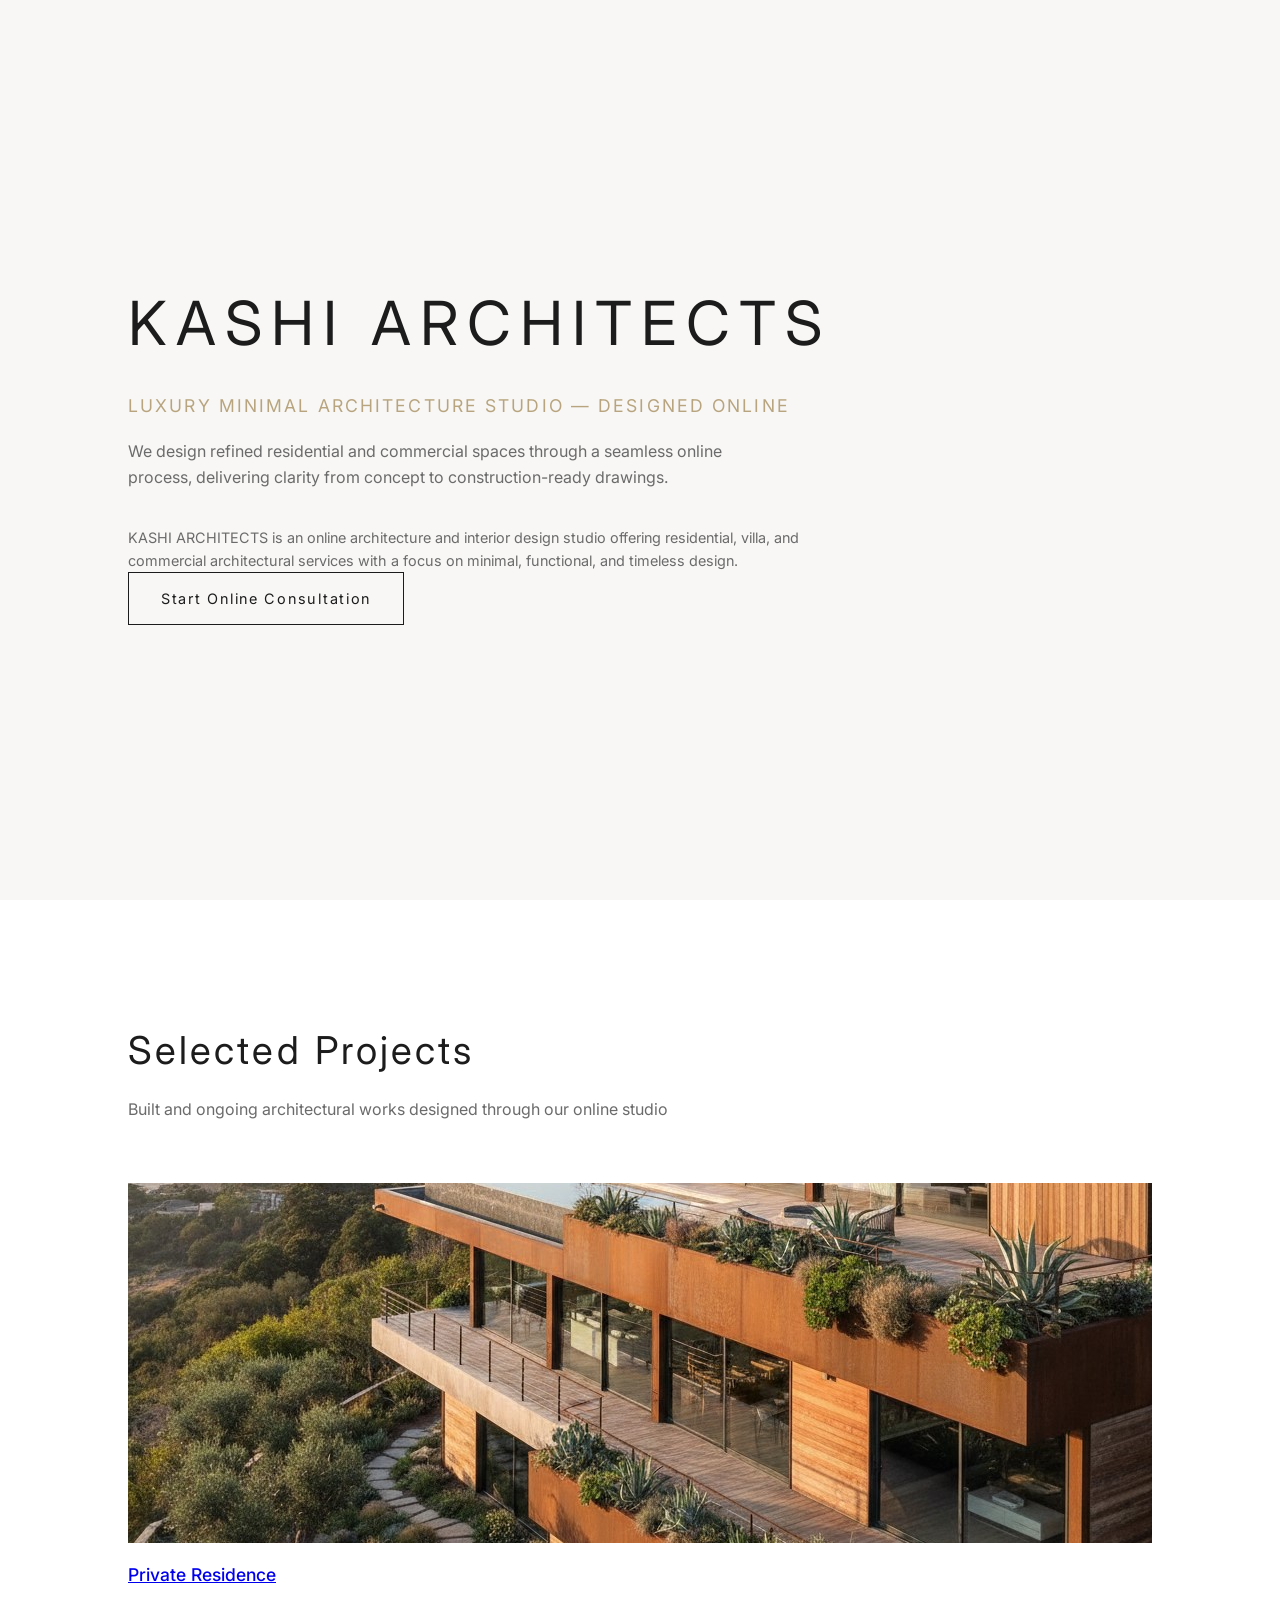
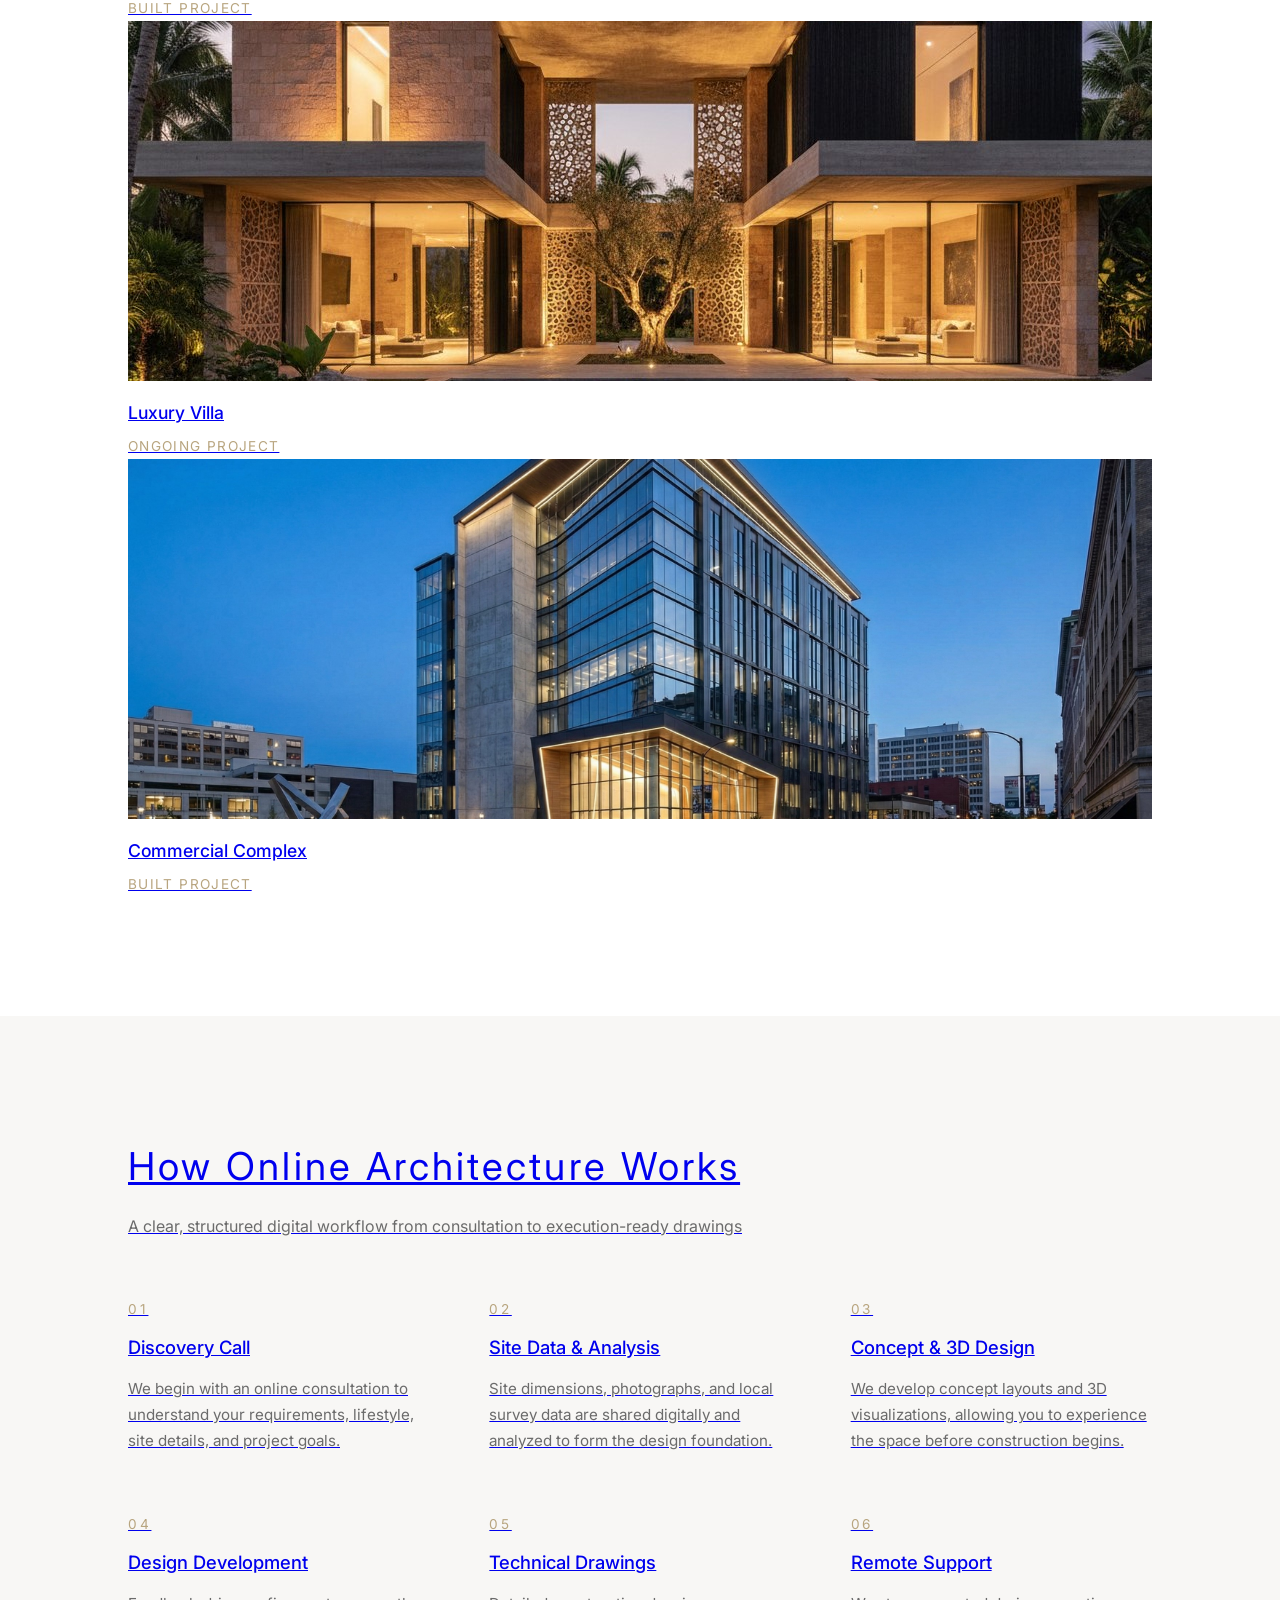
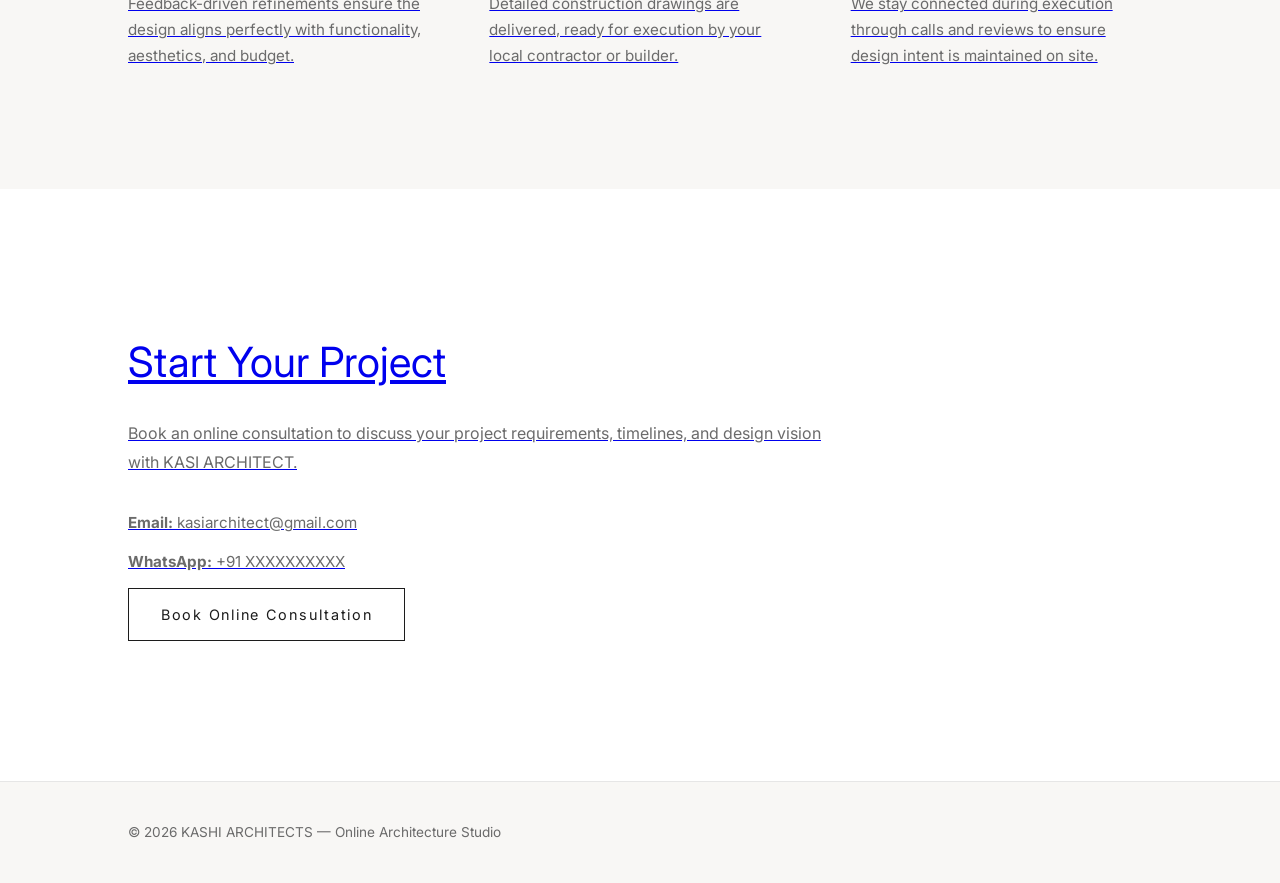
<file: index.html>
<!DOCTYPE html>
<html lang="en">
<head>
  <meta name="google-site-verification" content="96An7HgSx1eUOh5sth1v05CufjGwYCUiVsrkVjuJnDw" />
  <meta name="copyright" content="© 2026 KASHI ARCHITECTS. All rights reserved.">
  <meta charset="UTF-8" />
  <meta name="viewport" content="width=device-width, initial-scale=1.0" />
 <title>KASHI ARCHITECTS | Luxury Online Architecture Studio</title>
 <meta name="description" content="KASHI ARCHITECTS is a luxury minimal online architecture studio providing residential and commercial architectural design services remotely across India and globally." />
  
  <!-- Google Font -->
  <link href="https://fonts.googleapis.com/css2?family=Inter:wght@300;400;500;600&display=swap" rel="stylesheet">

  <link rel="stylesheet" href="css/style.css">
</head>
<body>
  <script src="js/main.js"></script>

  <!-- HERO SECTION -->
  <section class="hero">
    <div class="hero-content">
      <h1>KASHI ARCHITECTS</h1>
      <p class="tagline">Luxury Minimal Architecture Studio — Designed Online</p>
      <p class="subtext">
        We design refined residential and commercial spaces through a seamless online process,
        delivering clarity from concept to construction-ready drawings.
      </p>
      <p class="seo-text">
  KASHI ARCHITECTS is an online architecture and interior design studio offering residential,
  villa, and commercial architectural services with a focus on minimal, functional,
  and timeless design.
</p>
      <a href="#contact" class="btn-primary">Start Online Consultation</a>
    </div>
  </section>

  <!-- PROJECTS SECTION -->
<section class="projects">
  <div class="section-header">
    <h2>Selected Projects</h2>
    <p>Built and ongoing architectural works designed through our online studio</p>
  </div>

  <div class="projects-grid">

    <!-- Project 01 -->
    <a href="projects/project-1.html" class="project-card">
      <div class="project-image">
        <img src="assets/images/project-1.jpg" alt="Residential Architecture Project">
      </div>
      <div class="project-info">
        <h3>Private Residence</h3>
        <span>Built Project</span>
      </div>
    </div>

    <!-- Project 02 -->
    <div class="project-card">
      <div class="project-image">
        <img src="assets/images/project-2.jpg" alt="Villa Architecture Project">
      </div>
      <div class="project-info">
        <h3>Luxury Villa</h3>
        <span>Ongoing Project</span>
      </div>
    </div>

    <!-- Project 03 -->
    <div class="project-card">
      <div class="project-image">
        <img src="assets/images/project-3.jpg" alt="Commercial Architecture Project">
      </div>
      <div class="project-info">
        <h3>Commercial Complex</h3>
        <span>Built Project</span>
      </div>
    </div>

  </div>
</section>

<!-- ONLINE PROCESS SECTION -->
<section class="process">
  <div class="section-header">
    <h2>How Online Architecture Works</h2>
    <p>A clear, structured digital workflow from consultation to execution-ready drawings</p>
  </div>

  <div class="process-steps">

    <div class="process-step">
      <span>01</span>
      <h3>Discovery Call</h3>
      <p>
        We begin with an online consultation to understand your requirements, lifestyle,
        site details, and project goals.
      </p>
    </div>

    <div class="process-step">
      <span>02</span>
      <h3>Site Data & Analysis</h3>
      <p>
        Site dimensions, photographs, and local survey data are shared digitally and analyzed
        to form the design foundation.
      </p>
    </div>

    <div class="process-step">
      <span>03</span>
      <h3>Concept & 3D Design</h3>
      <p>
        We develop concept layouts and 3D visualizations, allowing you to experience
        the space before construction begins.
      </p>
    </div>

    <div class="process-step">
      <span>04</span>
      <h3>Design Development</h3>
      <p>
        Feedback-driven refinements ensure the design aligns perfectly with functionality,
        aesthetics, and budget.
      </p>
    </div>

    <div class="process-step">
      <span>05</span>
      <h3>Technical Drawings</h3>
      <p>
        Detailed construction drawings are delivered, ready for execution by your local
        contractor or builder.
      </p>
    </div>

    <div class="process-step">
      <span>06</span>
      <h3>Remote Support</h3>
      <p>
        We stay connected during execution through calls and reviews to ensure design
        intent is maintained on site.
      </p>
    </div>

  </div>
</section>

<!-- CONTACT SECTION -->
<section class="contact" id="contact">
  <div class="contact-wrapper">

    <div class="contact-text">
      <h2>Start Your Project</h2>
      <p>
        Book an online consultation to discuss your project requirements,
        timelines, and design vision with KASI ARCHITECT.
      </p>

      <div class="contact-details">
        <p><strong>Email:</strong> kasiarchitect@gmail.com</p>
        <p><strong>WhatsApp:</strong> +91 XXXXXXXXXX</p>
      </div>

      <a href="https://wa.me/91XXXXXXXXXX" class="btn-primary" target="_blank">
        Book Online Consultation
      </a>
    </div>

  </div>
</section>

<!-- FOOTER -->
<footer class="footer">
<p>© 2026 KASHI ARCHITECTS — Online Architecture Studio</p></footer>

</body>
</html>
</file>
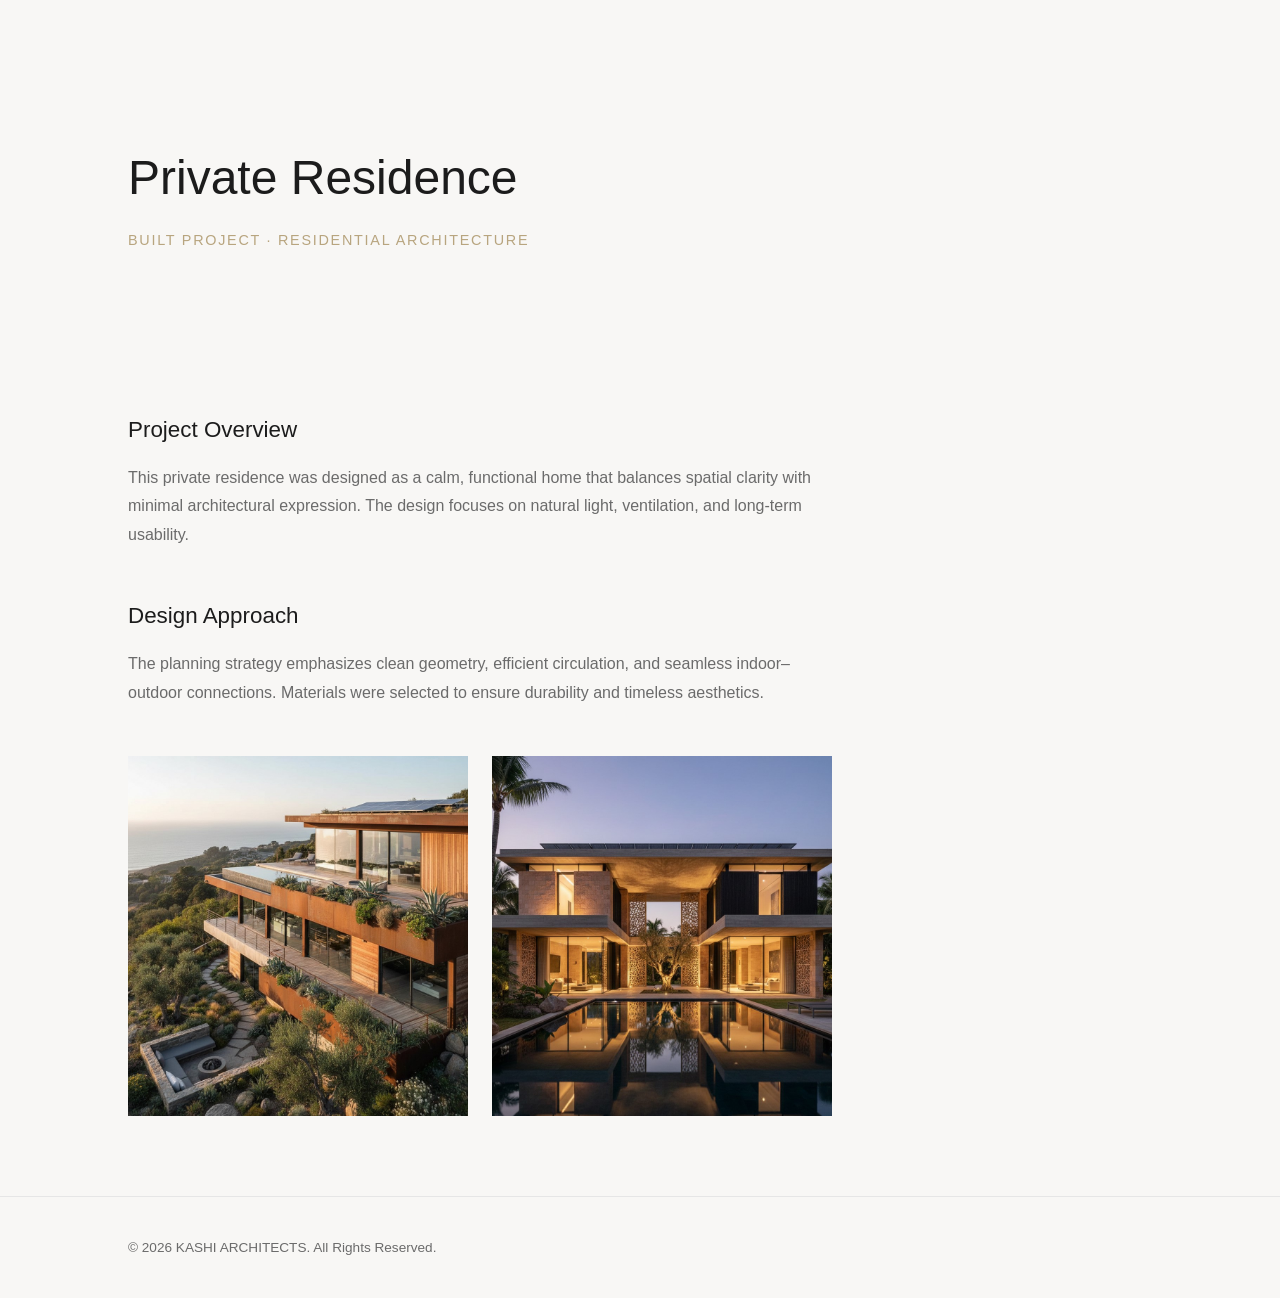
<file: projects/project-1.html>
<!DOCTYPE html>
<html lang="en">
<head>
  <meta charset="UTF-8" />
  <meta name="viewport" content="width=device-width, initial-scale=1.0" />
  <title>Private Residence | KASHI ARCHITECTS</title>

  <meta name="description" content="Private residential architecture project designed by KASHI ARCHITECTS. A luxury minimal home designed through an online architectural workflow." />

  <link rel="stylesheet" href="../css/style.css">
</head>

<body>

  <!-- PROJECT HERO -->
  <section class="project-hero">
    <h1>Private Residence</h1>
    <p class="project-meta">Built Project · Residential Architecture</p>
  </section>

  <!-- PROJECT CONTENT -->
  <section class="project-content">

    <div class="project-block">
      <h2>Project Overview</h2>
      <p>
        This private residence was designed as a calm, functional home that balances
        spatial clarity with minimal architectural expression. The design focuses on
        natural light, ventilation, and long-term usability.
      </p>
    </div>

    <div class="project-block">
      <h2>Design Approach</h2>
      <p>
        The planning strategy emphasizes clean geometry, efficient circulation,
        and seamless indoor–outdoor connections. Materials were selected to ensure
        durability and timeless aesthetics.
      </p>
    </div>

    <div class="project-images">
      <img src="../assets/images/project-1.jpg" alt="Private residence exterior">
      <img src="../assets/images/project-2.jpg" alt="Private residence interior">
    </div>

  </section>

  <!-- FOOTER -->
  <footer class="footer">
    <p>© 2026 KASHI ARCHITECTS. All Rights Reserved.</p>
  </footer>

</body>
</html>
</file>
<file: css/style.css>
/* RESET */
* {
  margin: 0;
  padding: 0;
  box-sizing: border-box;
}

/* ROOT COLORS */
:root {
  --bg-light: #f8f7f5;
  --text-dark: #1c1c1c;
  --text-muted: #6b6b6b;
  --accent: #b8a57f; /* subtle stone-gold */
}

/* BODY */
body {
  font-family: 'Inter', sans-serif;
  background-color: var(--bg-light);
  color: var(--text-dark);
  line-height: 1.6;
}

/* HERO */
.hero {
  min-height: 100vh;
  display: flex;
  align-items: center;
  padding: 0 10%;
}

.hero-content {
  max-width: 720px;
}

.hero h1 {
  font-size: 3.8rem;
  font-weight: 400;
  letter-spacing: 0.15em;
  margin-bottom: 1.2rem;
}

.tagline {
  font-size: 1.1rem;
  color: var(--accent);
  margin-bottom: 1.2rem;
  text-transform: uppercase;
  letter-spacing: 0.12em;
}

.subtext {
  font-size: 1rem;
  color: var(--text-muted);
  margin-bottom: 2.2rem;
  max-width: 620px;
}
.seo-text {
  max-width: 720px;
  font-size: 0.9rem;
  color: var(--text-muted);
  margin-top: 24px;
}

/* BUTTON */
.btn-primary {
  display: inline-block;
  padding: 14px 32px;
  border: 1px solid var(--text-dark);
  text-decoration: none;
  color: var(--text-dark);
  font-size: 0.9rem;
  letter-spacing: 0.12em;
  transition: all 0.3s ease;
}

.btn-primary:hover {
  background-color: var(--text-dark);
  color: white;
}

/* PROJECTS SECTION */
.projects {
  padding: 120px 10%;
  background-color: #ffffff;
}

.section-header {
  max-width: 640px;
  margin-bottom: 60px;
}

.section-header h2 {
  font-size: 2.4rem;
  font-weight: 400;
  margin-bottom: 16px;
  letter-spacing: 0.08em;
}

.section-header p {
  color: var(--text-muted);
  font-size: 1rem;
}

/* GRID */
.projects-grid {
  display: grid;
  grid-template-columns: repeat(auto-fit, minmax(280px, 1fr));
  gap: 40px;
}

/* CARD */
.project-card {
  cursor: pointer;
}

.project-image {
  width: 100%;
  height: 360px;
  overflow: hidden;
}

.project-image img {
  width: 100%;
  height: 100%;
  object-fit: cover;
  transition: transform 0.6s ease;
}

.project-card:hover img {
  transform: scale(1.08);
}

.project-info {
  margin-top: 18px;
}

.project-info h3 {
  font-size: 1.1rem;
  font-weight: 500;
  margin-bottom: 6px;
}

.project-info span {
  font-size: 0.85rem;
  color: var(--accent);
  letter-spacing: 0.1em;
  text-transform: uppercase;
}

/* PROCESS SECTION */
.process {
  padding: 120px 10%;
  background-color: var(--bg-light);
}

.process-steps {
  display: grid;
  grid-template-columns: repeat(auto-fit, minmax(260px, 1fr));
  gap: 60px;
}

/* STEP CARD */
.process-step span {
  font-size: 0.85rem;
  letter-spacing: 0.2em;
  color: var(--accent);
  display: block;
  margin-bottom: 12px;
}

.process-step h3 {
  font-size: 1.15rem;
  font-weight: 500;
  margin-bottom: 14px;
}

.process-step p {
  font-size: 0.95rem;
  color: var(--text-muted);
  line-height: 1.7;
}

/* CONTACT */
.contact {
  padding: 140px 10%;
  background-color: #ffffff;
}

.contact-wrapper {
  max-width: 720px;
}

.contact-text h2 {
  font-size: 2.6rem;
  font-weight: 400;
  margin-bottom: 24px;
}

.contact-text p {
  font-size: 1rem;
  color: var(--text-muted);
  margin-bottom: 32px;
  line-height: 1.8;
}

.contact-details p {
  margin-bottom: 12px;
  font-size: 0.95rem;
}

/* FOOTER */
.footer {
  padding: 40px 10%;
  border-top: 1px solid #e6e6e6;
  font-size: 0.85rem;
  color: var(--text-muted);
}
/* PROJECT DETAIL PAGE */

.project-hero {
  padding: 140px 10% 80px;
  background-color: var(--bg-light);
}

.project-hero h1 {
  font-size: 3rem;
  font-weight: 400;
  margin-bottom: 12px;
}

.project-meta {
  font-size: 0.9rem;
  color: var(--accent);
  letter-spacing: 0.12em;
  text-transform: uppercase;
}

.project-content {
  padding: 80px 10%;
  max-width: 960px;
}

.project-block {
  margin-bottom: 48px;
}

.project-block h2 {
  font-size: 1.4rem;
  font-weight: 500;
  margin-bottom: 16px;
}

.project-block p {
  color: var(--text-muted);
  line-height: 1.8;
}

.project-images {
  display: grid;
  grid-template-columns: 1fr 1fr;
  gap: 24px;
}

.project-images img {
  width: 100%;
  height: 360px;
  object-fit: cover;
}
</file>
